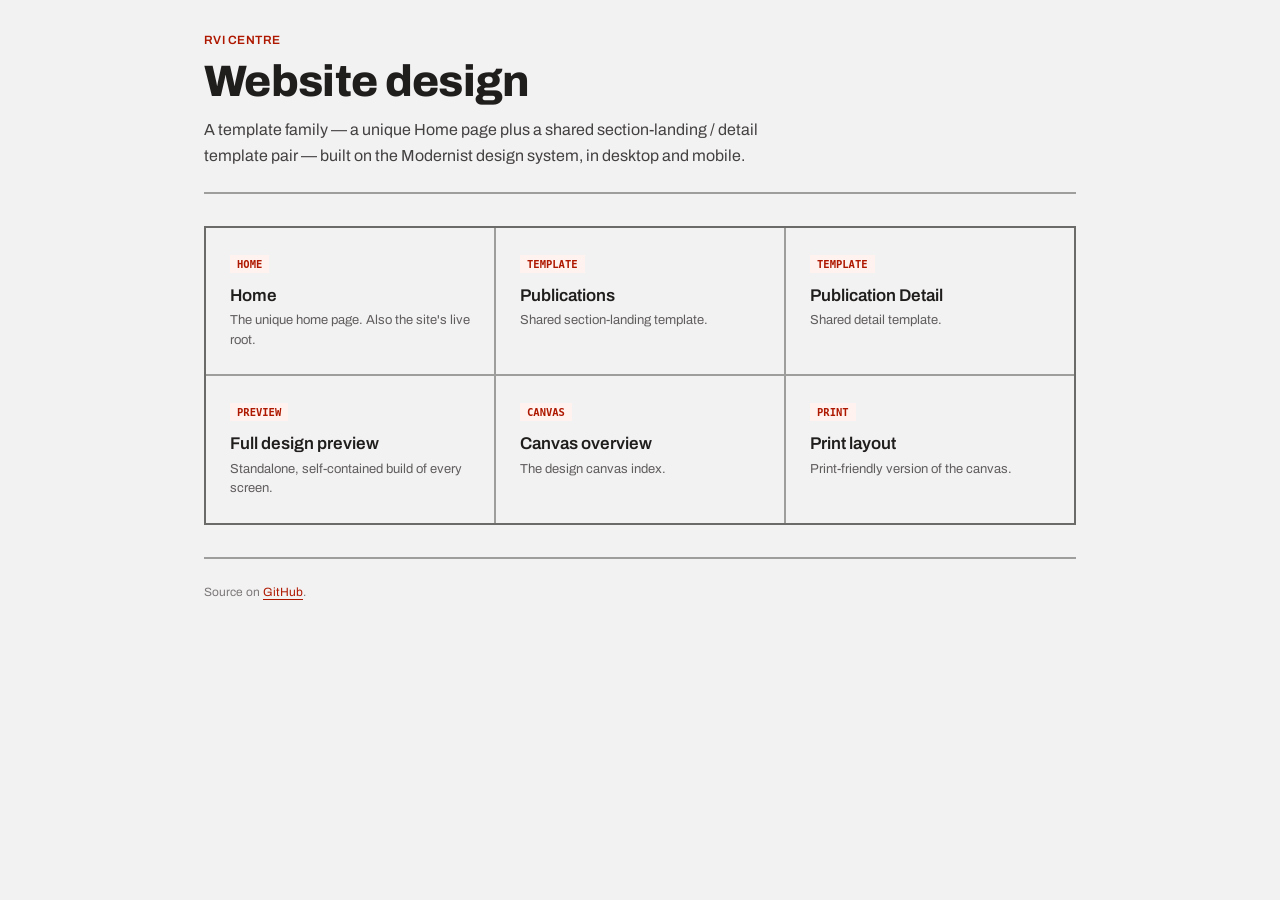
<file: overview.html>
<!DOCTYPE html>
<html lang="en">
<head>
<meta charset="utf-8">
<meta name="viewport" content="width=device-width, initial-scale=1">
<title>RVI Centre — Website Design</title>
<link rel="stylesheet" href="_ds/modernist-afa70314-ff96-4da1-bdc0-0ca18583e92d/styles.css">
<style>
  body { margin: 0; background: var(--color-bg); color: var(--color-text); font-family: var(--font-body); }
  .wrap { max-width: 920px; margin: 0 auto; padding: var(--space-8) var(--space-6) 96px; }
  header { border-bottom: 2px solid var(--color-divider); padding-bottom: var(--space-6); margin-bottom: var(--space-8); }
  .kicker { font: 600 12px/1.4 var(--font-body); letter-spacing: .04em; text-transform: uppercase; color: var(--color-accent-700); margin: 0 0 var(--space-2); }
  h1 { font: var(--font-heading-weight) clamp(28px, 5vw, 44px)/1.1 var(--font-heading); margin: 0 0 var(--space-3); }
  p.lede { font: 400 16px/1.6 var(--font-body); color: var(--color-neutral-800); max-width: 62ch; margin: 0; }
  .grid { display: grid; grid-template-columns: repeat(auto-fill, minmax(240px, 1fr)); gap: 2px; background: var(--color-divider); border: 2px solid var(--color-divider); }
  a.card { display: block; background: var(--color-bg); padding: var(--space-6); text-decoration: none; color: var(--color-text); }
  a.card:hover { background: var(--color-surface); }
  a.card:focus-visible { outline: 2px solid var(--color-accent); outline-offset: -2px; }
  .card-tag { display: inline-block; font: 600 10.5px ui-monospace, Menlo, monospace; padding: 3px 7px; background: var(--color-accent-100); color: var(--color-accent-700); margin-bottom: var(--space-3); }
  .card-title { font: 600 17px/1.3 var(--font-heading); margin: 0 0 var(--space-1); }
  .card-desc { font: 400 13px/1.5 var(--font-body); color: var(--color-neutral-700); margin: 0; }
  footer { margin-top: var(--space-8); padding-top: var(--space-6); border-top: 2px solid var(--color-divider); font: 400 12px/1.6 var(--font-body); color: var(--color-neutral-600); }
  footer a { color: var(--color-accent-700); }
</style>
</head>
<body>
<div class="wrap">
  <header>
    <p class="kicker">RVI Centre</p>
    <h1>Website design</h1>
    <p class="lede">A template family — a unique Home page plus a shared section-landing / detail template pair — built on the Modernist design system, in desktop and mobile.</p>
  </header>

  <nav class="grid">
    <a class="card" href="Home.dc.html">
      <span class="card-tag">HOME</span>
      <p class="card-title">Home</p>
      <p class="card-desc">The unique home page. Also the site's live root.</p>
    </a>
    <a class="card" href="Publications.dc.html">
      <span class="card-tag">TEMPLATE</span>
      <p class="card-title">Publications</p>
      <p class="card-desc">Shared section-landing template.</p>
    </a>
    <a class="card" href="Publication%20Detail.dc.html">
      <span class="card-tag">TEMPLATE</span>
      <p class="card-title">Publication Detail</p>
      <p class="card-desc">Shared detail template.</p>
    </a>
    <a class="card" href="RVI%20Centre%20Design%20Preview.html">
      <span class="card-tag">PREVIEW</span>
      <p class="card-title">Full design preview</p>
      <p class="card-desc">Standalone, self-contained build of every screen.</p>
    </a>
    <a class="card" href="RVI%20Website.dc.html">
      <span class="card-tag">CANVAS</span>
      <p class="card-title">Canvas overview</p>
      <p class="card-desc">The design canvas index.</p>
    </a>
    <a class="card" href="RVI%20Website-print.dc.html">
      <span class="card-tag">PRINT</span>
      <p class="card-title">Print layout</p>
      <p class="card-desc">Print-friendly version of the canvas.</p>
    </a>
  </nav>

  <footer>
    Source on <a href="https://github.com/breathgfx/rvi">GitHub</a>.
  </footer>
</div>
</body>
</html>
</file>
<file: _ds/modernist-afa70314-ff96-4da1-bdc0-0ca18583e92d/styles.css>
/* Modernist — design-system tokens and component classes. This file is the source of truth for the system's look; retune it here and see readme.md. */
@import url('https://fonts.googleapis.com/css2?family=Archivo:wght@400;600;800&display=swap');

:root {
  --color-bg: #f3f2f2;
  --color-surface: #eae9e9;
  --color-text: #201e1d;
  --color-accent: #ec3013;
  --color-accent-2: #e15b47;
  --color-divider: color-mix(in srgb, #201e1d 40%, transparent);

  /* Tonal ramps — generated in OKLCH on one shared lightness scale, so the
     same step of any role matches the others in visual value. */
  --color-neutral-100: #f8f4f4;
  --color-neutral-200: #eae7e7;
  --color-neutral-300: #d7d3d3;
  --color-neutral-400: #bab6b6;
  --color-neutral-500: #9b9797;
  --color-neutral-600: #7d7979;
  --color-neutral-700: #605d5d;
  --color-neutral-800: #444141;
  --color-neutral-900: #2d2b2b;

  --color-accent-100: #fff2ef;
  --color-accent-200: #ffe0d9;
  --color-accent-300: #ffc4b8;
  --color-accent-400: #ff9783;
  --color-accent-500: #ff563c;
  --color-accent-600: #dd2b0f;
  --color-accent-700: #ae1800;
  --color-accent-800: #7c1405;
  --color-accent-900: #4d170e;

  --color-accent-2-100: #fff2ef;
  --color-accent-2-200: #ffe0da;
  --color-accent-2-300: #ffc4b9;
  --color-accent-2-400: #ff9784;
  --color-accent-2-500: #ef6853;
  --color-accent-2-600: #c94b39;
  --color-accent-2-700: #9e3526;
  --color-accent-2-800: #71261b;
  --color-accent-2-900: #471d16;

  --font-heading: "Archivo", system-ui, sans-serif;
  --font-heading-weight: 800;
  --font-body: "Archivo", system-ui, sans-serif;

  --space-1: 4.0px;
  --space-2: 8.0px;
  --space-3: 12.0px;
  --space-4: 16.0px;
  --space-6: 24.0px;
  --space-8: 32.0px;

  --radius-sm: 0px;
  --radius-md: 0px;
  --radius-lg: 0px;

  /* Elevation — derived from the ground: soft ink-tinted shadows on a
     light theme, a hairline edge + ambient darkness on a dark one. */
  --shadow-sm: 0 1px 2px color-mix(in srgb, #2d2b2b 14%, transparent);
  --shadow-md: 0 3px 10px color-mix(in srgb, #2d2b2b 16%, transparent);
  --shadow-lg: 0 12px 32px color-mix(in srgb, #2d2b2b 22%, transparent);
}

body {
  background: var(--color-bg);
  color: var(--color-text);
  font-family: var(--font-body);
}
h1, h2, h3, h4 { font-family: var(--font-heading); font-weight: var(--font-heading-weight); }

.grayscale{filter:grayscale(1) contrast(1.08)}

/* ══════════════════════════════════════════════════════════════════════════
   Components — built with the tokens above. Plain CSS
   on plain HTML: no JavaScript, no build step. Each class is documented in
   readme.md and demonstrated in foundations/ and components/.
   ══════════════════════════════════════════════════════════════════════ */

*, *::before, *::after { box-sizing: border-box; }
body { margin: 0; font-size: 15px; line-height: 1.55; font-weight: 400; }
h1, h2, h3, h4, h5, h6 {
  font-family: var(--font-heading); font-weight: var(--font-heading-weight);
  line-height: 1.12; letter-spacing: -0.015em; margin: 0 0 var(--space-2);
}
h1 { font-size: 42px; }
h2 { font-size: 32px; }
h3 { font-size: 25px; }
h4 { font-size: 20px; }
h5 { font-size: 16px; }
h6 { font-size: 13px; }
h6 { letter-spacing: 0.08em; text-transform: uppercase; }
p { margin: 0 0 var(--space-3); }
a { color: var(--color-accent); text-underline-offset: 3px; }
img { display: block; max-width: 100%; }
figure { margin: 0; }
figcaption {
  font-size: 11px; margin-top: var(--space-1);
  color: color-mix(in srgb, var(--color-text) 55%, transparent);
}
.text-muted { color: color-mix(in srgb, var(--color-text) 55%, transparent); }
:focus { outline: none; }
:focus-visible { outline: 2px solid var(--color-accent); outline-offset: 2px; }
::selection { background: color-mix(in srgb, var(--color-accent) 30%, transparent); }

/* — rules — */
.hr {
  height: 2px; border: 0; margin: var(--space-4) 0;
  background: var(--color-divider);
}

/* — buttons — */
.btn {
  display: inline-flex; align-items: center; justify-content: center; gap: 6px;
  cursor: pointer; text-decoration: none;
  font-family: var(--font-heading); font-weight: var(--font-heading-weight);
  font-size: 14px; line-height: 1.2; color: var(--color-text); /* matches the .input's 14px —
     the pair sits side by side in sign-up rows */
  background: transparent; border: 1px solid transparent;
  padding: var(--space-2) calc(var(--space-3) * 1.2);
  border-radius: var(--radius-md);
}
.btn svg { display: block; }
.btn:disabled { opacity: 0.45; cursor: not-allowed; }
.btn-primary { background: var(--color-accent); color: var(--color-bg); }
.btn-primary:hover { background: var(--color-accent-600); }
.btn-primary:active { background: var(--color-accent-700); }
.btn-secondary { border-color: var(--color-divider); }
.btn-secondary:hover { background: color-mix(in srgb, var(--color-text) 7%, transparent); }
.btn-secondary:active { background: color-mix(in srgb, var(--color-text) 14%, transparent); }
.btn-ghost { color: var(--color-accent); padding-inline: var(--space-1); }
.btn-ghost:hover { background: color-mix(in srgb, var(--color-accent) 10%, transparent); }
.btn-ghost:active { background: color-mix(in srgb, var(--color-accent) 18%, transparent); }
.btn-icon { width: 36px; height: 36px; padding: 0; }
.btn-block { width: 100%; margin-top: var(--space-2); justify-content: flex-start; text-align: left; }

/* — forms — */
.field > label {
  display: block; font-size: 12px; margin-bottom: 5px;
  color: color-mix(in srgb, var(--color-text) 70%, transparent);
}
.input {
  width: 100%; min-height: 36px; padding: 6px 10px; font: inherit;
  font-size: 14px; color: var(--color-text); caret-color: var(--color-accent);
  background: var(--color-surface);
  border: 1px solid var(--color-divider); border-radius: var(--radius-md);
}
.input:hover { border-color: color-mix(in srgb, var(--color-text) 45%, transparent); }
.input:focus-visible { border-color: var(--color-accent); outline-offset: 0; }
textarea.input { min-height: 90px; resize: vertical; }
.radio { display: inline-flex; align-items: center; gap: 8px; cursor: pointer; font-size: 14px; }
.radio input, .seg-opt input {
  position: absolute; opacity: 0; width: 0; height: 0; pointer-events: none;
}
.radio .dot {
  width: 16px; height: 16px; flex: none; border-radius: 50%;
  border: 1.5px solid var(--color-divider);
}
.radio:hover .dot { border-color: var(--color-accent); }
.radio input:checked + .dot {
  border-color: var(--color-accent); background: var(--color-accent);
  box-shadow: inset 0 0 0 4px var(--color-bg);
}
.radio input:focus-visible + .dot { outline: 2px solid var(--color-accent); outline-offset: 2px; }
.seg {
  display: inline-flex; overflow: hidden;
  border: 1px solid var(--color-divider); border-radius: var(--radius-md);
}
.seg-opt {
  display: inline-flex; align-items: center; gap: 6px;
  padding: 7px 12px; font-size: 13px; cursor: pointer;
}
.seg-opt + .seg-opt { border-left: 1px solid var(--color-divider); }
.seg-opt:has(input:checked) { background: var(--color-accent); color: var(--color-bg); }
.seg-opt:not(:has(input:checked)):hover { background: color-mix(in srgb, var(--color-text) 7%, transparent); }
.seg-opt:has(input:focus-visible) { outline: 2px solid var(--color-accent); outline-offset: -2px; }

/* — cards — */
.card {
  display: flex; flex-direction: column; gap: var(--space-2);
  padding: var(--space-3); border-radius: var(--radius-md); background: var(--color-surface);
}
.card-kicker { font-size: 10px; letter-spacing: 0.1em; text-transform: uppercase; color: var(--color-accent); }
.card-title {
  font-family: var(--font-heading); font-weight: var(--font-heading-weight);
  font-size: 17px; line-height: 1.2;
}
.card-body { margin: 0; font-size: 13px; opacity: 0.8; flex: 1; }
.card-meta {
  display: flex; align-items: center; gap: 6px; font-size: 11px;
  color: color-mix(in srgb, var(--color-text) 50%, transparent);
}
.elev-sm { box-shadow: var(--shadow-sm); }
.elev-md { box-shadow: var(--shadow-md); }
.elev-lg { box-shadow: var(--shadow-lg); }

/* — tags — */
.tag {
  display: inline-flex; align-items: center; font-size: 11px;
  letter-spacing: 0.02em; padding: 3px 10px;
  border-radius: calc(var(--radius-md) * 0.75);
}
.tag-accent { background: var(--color-accent-100); color: var(--color-accent-800); }
.tag-accent-2 { background: var(--color-accent-2-100); color: var(--color-accent-2-800); }
.tag-neutral { background: var(--color-neutral-100); color: var(--color-neutral-800); }
.tag-outline { border: 1px solid var(--color-accent); color: var(--color-accent); }

/* — navigation — */
.nav {
  display: flex; align-items: center; gap: var(--space-4);
  padding: var(--space-3) var(--space-4);
  border-bottom: 2px solid var(--color-divider);
}
.nav-brand {
  font-family: var(--font-heading); font-weight: var(--font-heading-weight);
  font-size: 18px; margin-right: auto;
}
.nav a { color: inherit; text-decoration: none; font-size: 14px; }
.nav a:hover, .nav a[aria-current='page'] { color: var(--color-accent); }

/* — tables — */
.table { width: 100%; border-collapse: collapse; font-size: 14px; }
.table th {
  text-align: left; font-size: 11px; letter-spacing: 0.08em; text-transform: uppercase;
  color: color-mix(in srgb, var(--color-text) 60%, transparent);
  padding: var(--space-2); border-bottom: 2px solid var(--color-divider);
}
.table td {
  padding: var(--space-2);
  border-bottom: 1px solid var(--color-divider);
}
.table tbody tr:hover { background: color-mix(in srgb, var(--color-text) 4%, transparent); }

/* — dialog — */
.dialog-backdrop {
  position: fixed; inset: 0; display: grid; place-items: center;
  padding: var(--space-4);
  background: color-mix(in srgb, var(--color-neutral-900) 50%, transparent);
}
.dialog {
  width: min(440px, 100%); display: flex; flex-direction: column; gap: var(--space-3);
  padding: var(--space-4); border-radius: var(--radius-lg);
  background: var(--color-surface); box-shadow: var(--shadow-lg);
}
.dialog-title {
  font-family: var(--font-heading); font-weight: var(--font-heading-weight);
  font-size: 20px;
}
.dialog-body { font-size: 14px; opacity: 0.85; }
.dialog-actions { display: flex; justify-content: flex-end; gap: var(--space-2); margin-top: var(--space-2); }
</file>
